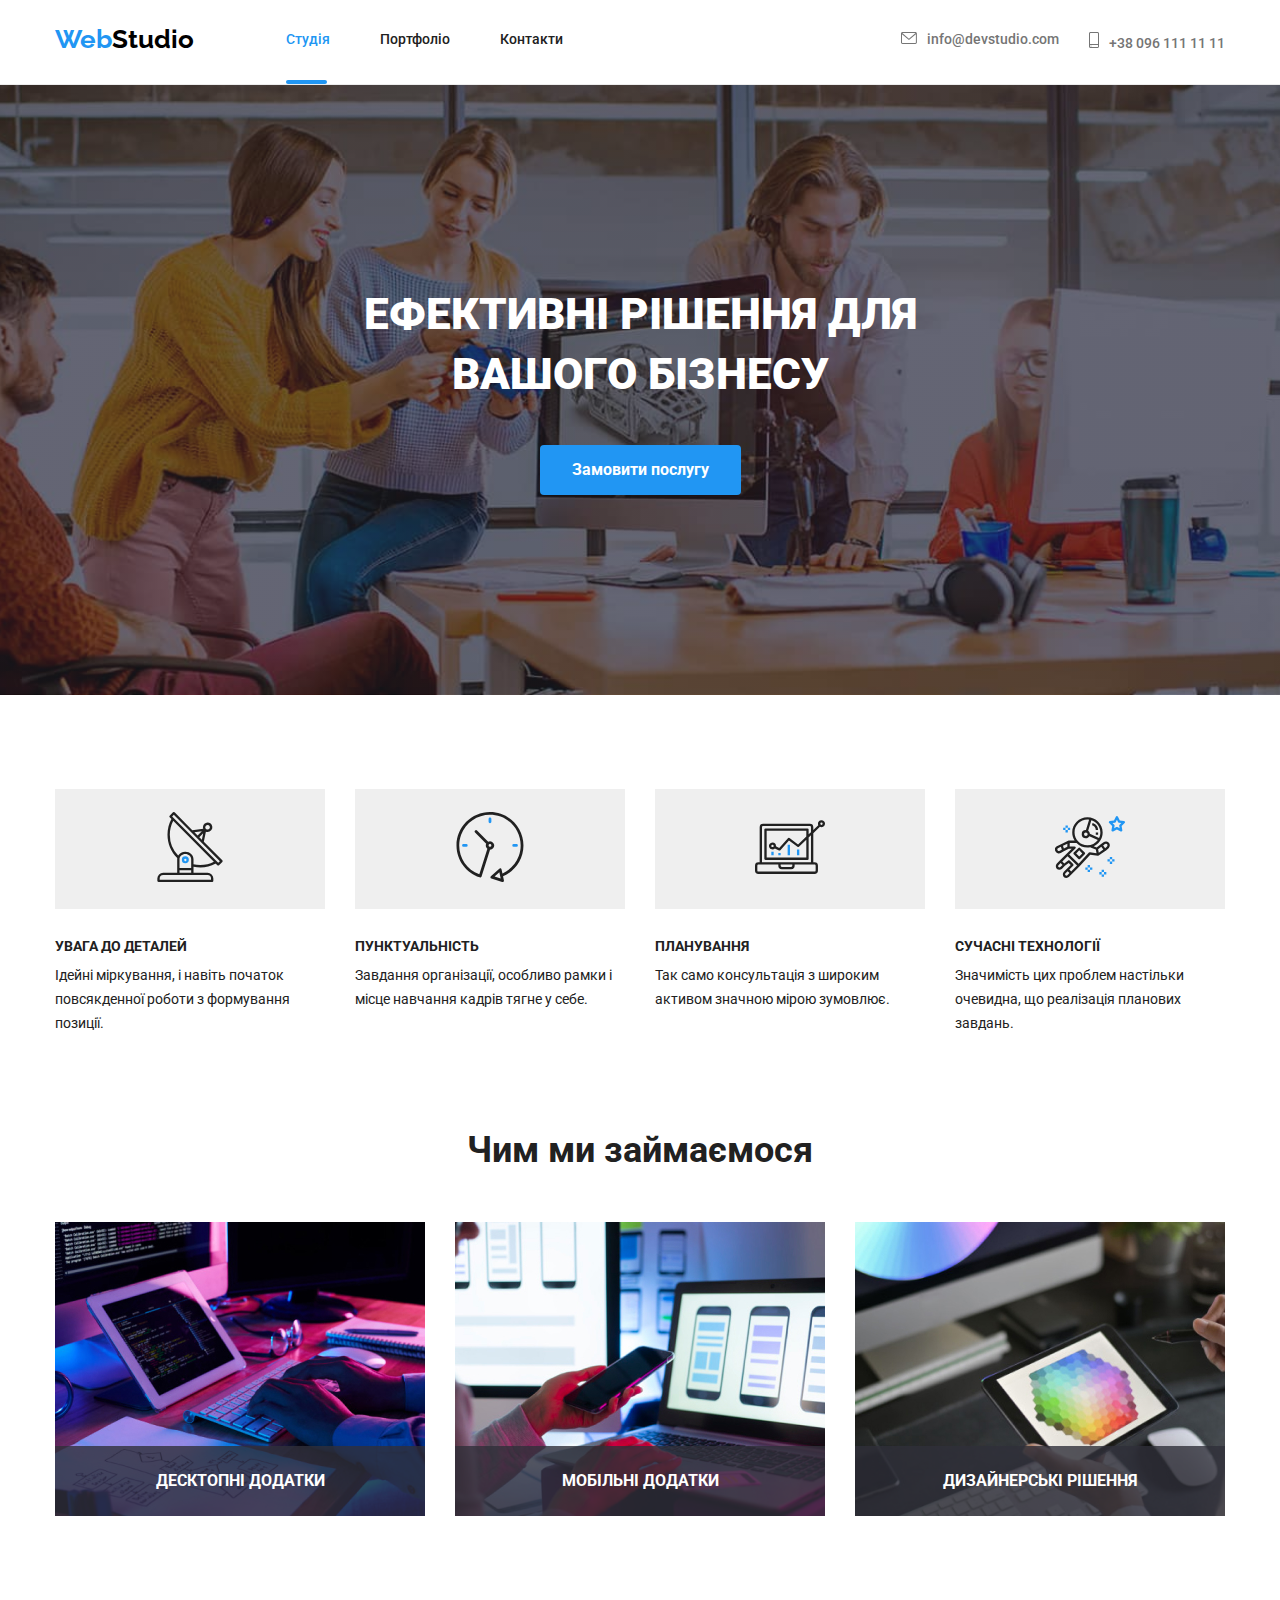
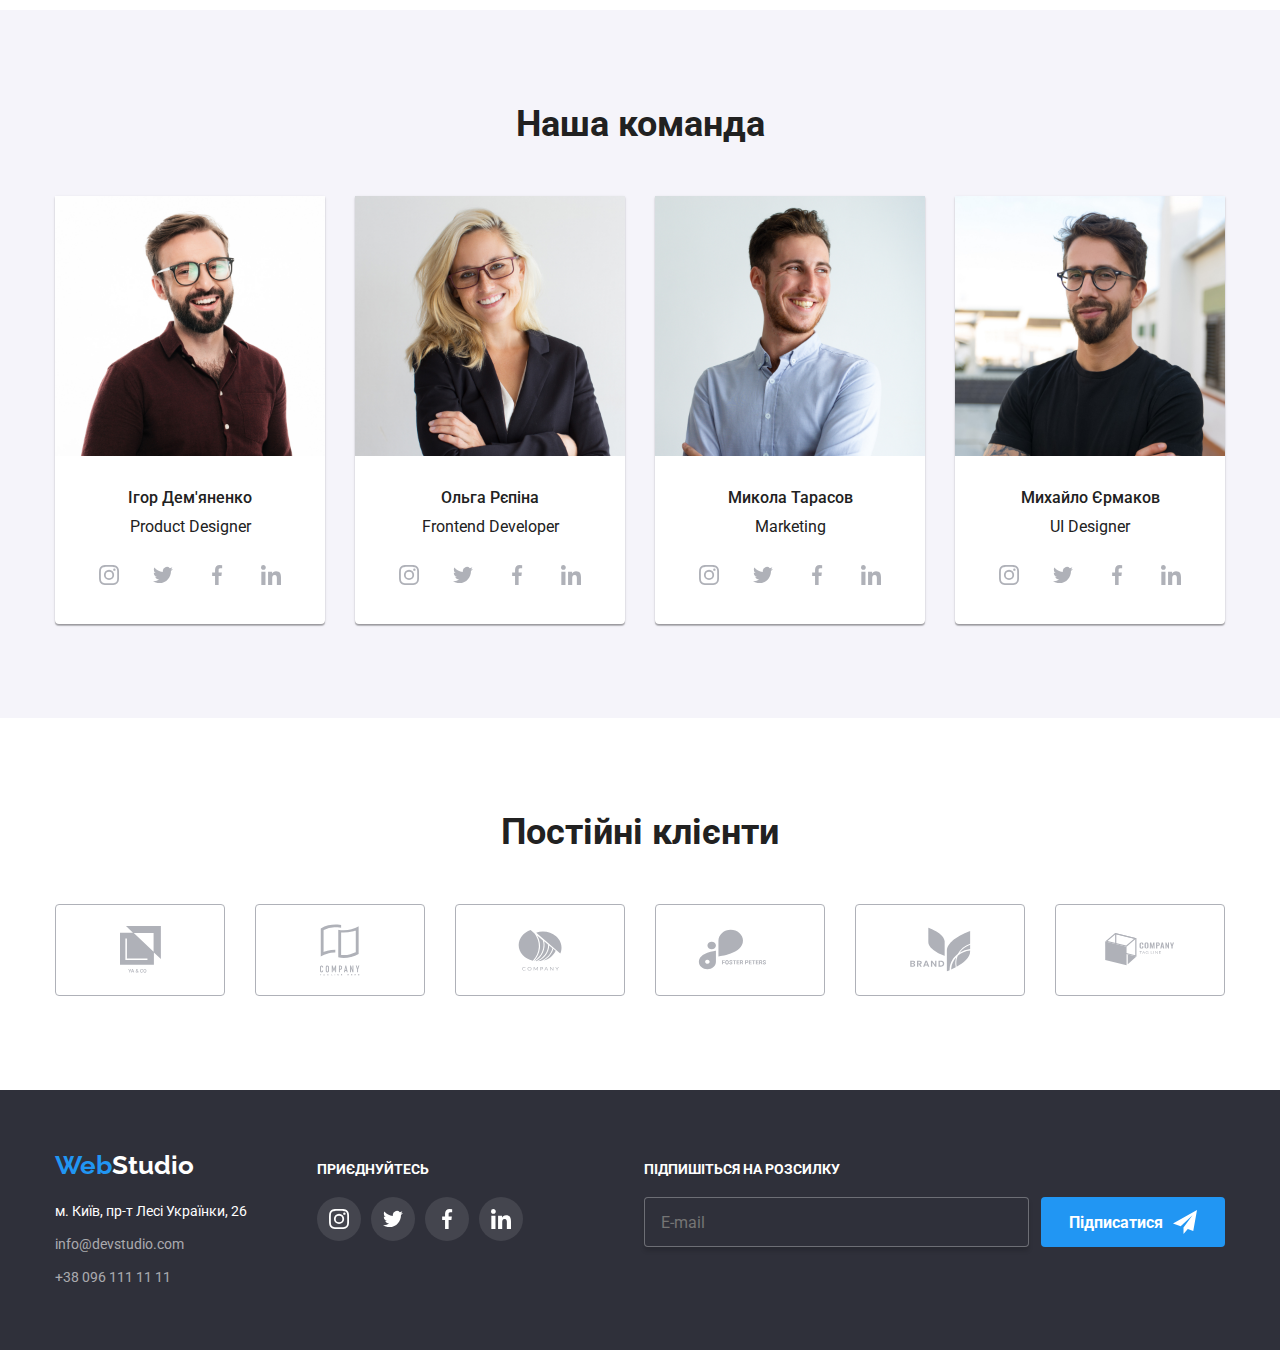
<file: index.html>
<!DOCTYPE html>
<html lang="uk">
<head>
    <meta charset="UTF-8">
    <meta http-equiv="X-UA-Compatible" content="IE=edge">
    <meta name="viewport" content="width=device-width, initial-scale=1.0">
    <title>Домашня робота 1</title>

    <link rel="preconnect" href="https://fonts.googleapis.com">
    <link rel="preconnect" href="https://fonts.gstatic.com" crossorigin>
    <link href="https://fonts.googleapis.com/css2?family=Raleway:wght@700&family=Roboto:wght@400;500;700;900&display=swap" rel="stylesheet">

    <link rel="stylesheet" href="./css/modern-normalize.css">

    <link rel="stylesheet" href="./css/main.min.css">
    <link rel="stylesheet" href="./css/index.css">

</head> 
<body class="page">
    <header class="header">
      <div class="container-header">
        <nav class="nav">
            <a href="" class="logo header__logo">Web<span class="logo__dark">Studio</span></a>
            <ul class="nav__list">
                <li class="nav__item"><a href="./index.html" class="nav__link nav__link--studio">Студія</a></li>
                <li class="nav__item"><a href="./portfolio.html" class="nav__link nav__link--portfolio-cont">Портфоліо</a></li>
                <li class="nav__item"><a href="" class="nav__link nav__link--portfolio-cont">Контакти</a></li>
            </ul>
        </nav>

            <ul class="header__contacts">
                <li class="header__item"><a href="mailto:info@devstudio.com" class="header__link header__link--mail-tel">
                    <svg class="header__envelope" width="16px" height="12px">
                        <use href="./img/hw-four/symbol-defs.svg#icon-envelope-hover"></use>
                    </svg>info@devstudio.com</a></li>

                <li class="header__item"><a href="tel:+380961111111" class="header__link header__link--mail-tel">
                    <svg class="header__smartphone" width="10px" height="16px">
                        <use href="./img/hw-four/symbol-defs.svg#icon-smartphone"></use>
                    </svg>+38 096 111 11 11</a></li>
            </ul>
      </div>
    </header>

    <main>
        <!-- фон на весь блок (герой) -->
        
        <section class="hero hero--section">
                <h1 class="hero__title">Ефективні рішення для вашого бізнесу</h1>
                <button class="hero__button" type="button" data-modal-open>Замовити послугу</button>
        </section>
    
            <section class="section-two">
              <div class="container">
                <h2 hidden>Критерiї у роботi</h2>
                <ul class="criteria-list">
                    <li class="criteria-list__item">
                        <div class="criteria-list__container">
                            <button class="criteria-list__btn">
                                <svg width="70px" height="70px">
                                    <use href="./img/hw-four/symbol-defs.svg#icon-antenna"></use>
                                </svg>    
                            </button>
                        </div>
                        <h3 class="title criteria-list__title">УВАГА ДО ДЕТАЛЕЙ</h3>
                        <p class="criteria-list__text">Ідейні міркування, і навіть початок повсякденної роботи з формування позиції.</p>
                    </li>
                    <li class="criteria-list__item">
                        <div class="criteria-list__container">
                            <button class="criteria-list__btn">
                                <svg width="70px" height="70px">
                                    <use href="./img/hw-four/symbol-defs.svg#icon-clock"></use>
                                </svg>    
                            </button>
                        </div>
                        <h3 class="title criteria-list__title">ПУНКТУАЛЬНІСТЬ</h3>
                        <p class="criteria-list__text">Завдання організації, особливо рамки і місце навчання кадрів тягне у себе.</p>
                    </li>
                    <li class="criteria-list__item">
                        <div class="criteria-list__container">
                            <button class="criteria-list__btn">
                                <svg  width="70px" height="70px">
                                    <use href="./img/hw-four/symbol-defs.svg#icon-diagram"></use>
                                </svg>    
                            </button>
                        </div>
                        <h3 class="title criteria-list__title">ПЛАНУВАННЯ</h3>
                        <p class="criteria-list__text">Так само консультація з широким активом значною мірою зумовлює.</p>
                    </li>
                    <li class="criteria-list__item">
                        <div class="criteria-list__container">
                            <button class="criteria-list__btn">
                                <svg  width="70px" height="70px">
                                    <use href="./img/hw-four/symbol-defs.svg#icon-astronaut"></use>
                                </svg>    
                            </button>
                        </div>
                        <h3 class="title criteria-list__title">СУЧАСНІ ТЕХНОЛОГІЇ</h3>
                        <p class="criteria-list__text">Значимість цих проблем настільки очевидна, що реалізація планових завдань.</p>
                    </li>
                </ul> 
              </div>
            </section>
       
        <section class="section-three">
           <div class="container">
            <h2 class="title section-three__title">Чим ми займаємося</h2>

            <ul class="examples-list">
                <li class="examples-list__item">
                    <div class="examples-list__container">
                        <img src="./img/computer.jpg" alt="computer" width="370" class="examples-list__img">
                        <div class="examples-list__label">
                            <p class="examples-list__text">Десктопні додатки</p>
                        </div>
                    </div>
                </li>

                <li class="examples-list__item">
                    <div class="examples-list__container">
                        <img src="./img/telephone.jpg" alt="telephone" width="370" class="examples-list__img">
                        <div class="examples-list__label">
                            <p class="examples-list__text">Мобільні додатки</p>
                        </div>
                    </div>
                </li>

                <li class="examples-list__item">
                    <div class="examples-list__container">
                        <img src="./img/tablet.jpg" alt="tablet" width="370" class="examples-list__img">
                        <div class="examples-list__label">
                            <p class="examples-list__text">Дизайнерські рішення</p>
                        </div>
                    </div>
                </li>
            </ul>

           </div>
        </section>

        <section class="section-four">
                <h2 class="title section-four__title">Наша команда</h2>

                <div class="container">

                <ul class="team-list">
                    <li class="team-list__item">
                        <img src="./img/productdesigner.jpg" alt="designer" width="270" class="imges">
                        <div class="team-list__container">
                            <h3 class="title team-list__title">Ігор Дем'яненко</h3>
                        <p lang="en" class="team-list__text">Product Designer</p>

                        <ul class="social-list">
                            <li class="social-list__item">
                                <a href="" class="social-list__link">
                                    <svg width="20px" height="20px">
                                        <use href="./img/hw-four/symbol-defs.svg#icon-instagram"></use>
                                    </svg>
                                </a>
                            </li>
                       
                            <li class="social-list__item">
                                <a href="" class="social-list__link">
                                    <svg width="20px" height="20px">
                                        <use href="./img/hw-four/symbol-defs.svg#icon-twitter"></use>
                                    </svg>
                                </a>
                            </li>
                       
                            <li class="social-list__item">
                                <a href="" class="social-list__link">
                                    <svg width="20px" height="20px">
                                        <use href="./img/hw-four/symbol-defs.svg#icon-facebook"></use>
                                    </svg>
                                </a>
                            </li>
                       
                            <li class="social-list__item">
                                <a href="" class="social-list__link">
                                    <svg width="20px" height="20px">
                                        <use href="./img/hw-four/symbol-defs.svg#icon-linkedin"></use>
                                    </svg>
                                </a>
                            </li>
                        </ul>

                        </div>

                    </li>

                    <li class="team-list__item">
                        <img src="./img/frontenddeveloper.jpg" alt="developer" width="270" class="imges">
                        <div class="team-list__container">
                            <h3 class="title team-list__title">Ольга Рєпіна</h3>
                            <p lang="en" class="team-list__text">Frontend Developer</p>

                            <ul class="social-list">
                                <li class="social-list__item">
                                    <a href="" class="social-list__link">
                                        <svg width="20px" height="20px">
                                            <use href="./img/hw-four/symbol-defs.svg#icon-instagram"></use>
                                        </svg>
                                    </a>     
                                </li>
                          
                                <li class="social-list__item">
                                    <a href="" class="social-list__link">
                                        <svg width="20px" height="20px">
                                            <use href="./img/hw-four/symbol-defs.svg#icon-twitter"></use>
                                        </svg>
                                    </a>
                                </li>
                           
                                <li class="social-list__item">
                                    <a href="" class="social-list__link">
                                        <svg width="20px" height="20px">
                                            <use href="./img/hw-four/symbol-defs.svg#icon-facebook"></use>
                                        </svg>
                                    </a>
                                </li>
                            
                                <li class="social-list__item">
                                    <a href="" class="social-list__link">
                                        <svg width="20px" height="20px">
                                            <use href="./img/hw-four/symbol-defs.svg#icon-linkedin"></use>
                                        </svg>
                                    </a>  
                                </li>
                            </ul>

                        </div>

                    </li>

                    <li class="team-list__item">
                        <img src="./img/marketin.jpg" alt="marketing" width="270" class="imges">
                        <div class="team-list__container">
                            <h3 class="title team-list__title">Микола Тарасов</h3>
                            <p lang="en" class="team-list__text">Marketing</p>

                            <ul class="social-list">
                                <li class="social-list__item">
                                    <a href="" class="social-list__link">
                                        <svg width="20px" height="20px">
                                            <use href="./img/hw-four/symbol-defs.svg#icon-instagram"></use>
                                        </svg>
                                    </a>   
                                </li>
                           
                                <li class="social-list__item">
                                    <a href="" class="social-list__link">
                                        <svg width="20px" height="20px">
                                            <use href="./img/hw-four/symbol-defs.svg#icon-twitter"></use>
                                        </svg>
                                    </a>
                                </li>
                            
                                <li class="social-list__item">
                                    <a href="" class="social-list__link">
                                        <svg width="20px" height="20px">
                                            <use href="./img/hw-four/symbol-defs.svg#icon-facebook"></use>
                                        </svg>
                                    </a>
                                </li>
                           
                                <li class="social-list__item">
                                    <a href="" class="social-list__link">
                                        <svg width="20px" height="20px">
                                            <use href="./img/hw-four/symbol-defs.svg#icon-linkedin"></use>
                                        </svg>
                                    </a>
                                </li>
                            </ul>

                        </div>

                    </li>

                    <li class="team-list__item">
                        <img src="./img/uIdesigner.jpg" alt="designer" width="270" class="imges">
                        <div class="team-list__container">
                            <h3 class="title team-list__title">Михайло Єрмаков</h3>
                            <p lang="en" class="team-list__text">UI Designer</p>

                            <ul class="social-list">
                                <li class="social-list__item">
                                    <a href="" class="social-list__link">
                                        <svg width="20px" height="20px">
                                            <use href="./img/hw-four/symbol-defs.svg#icon-instagram"></use>
                                        </svg>
                                    </a> 
                                </li>
                            
                                <li class="social-list__item">
                                    <a href="" class="social-list__link" >
                                        <svg width="20px" height="20px">
                                            <use href="./img/hw-four/symbol-defs.svg#icon-twitter"></use>
                                        </svg>
                                    </a>       
                                </li>
                           
                                <li class="social-list__item">
                                    <a href="" class="social-list__link">
                                        <svg width="20px" height="20px">
                                            <use href="./img/hw-four/symbol-defs.svg#icon-facebook"></use>
                                        </svg>
                                    </a>
                                </li>
                          
                                <li class="social-list__item">
                                    <a href="" class="social-list__link">
                                        <svg width="20px" height="20px">
                                            <use href="./img/hw-four/symbol-defs.svg#icon-linkedin"></use>
                                        </svg>
                                    </a>
                                </li>
                            </ul>

                        </div>

                    </li>
                </ul>
            </div>
              
        </section>

        <section class="section-five">
            <div class="container">
                <h2 class="title section-five__title">Постійні клієнти</h2>

                <ul class="clients-list">
                    <li class="clients-list__item">
                        <a href="" class="clients-list__link">
                            <svg width="41px" height="47px">
                                <use href="./img/hw-four/symbol-defs.svg#icon-group"></use>
                            </svg>
                        </a>
                    </li>
                    
                    <li class="clients-list__item">
                        <a href="" class="clients-list__link">
                            <svg width="40px" height="52px">
                                <use href="./img/hw-four/symbol-defs.svg#icon-group-1"></use>
                            </svg>
                        </a>
                    </li>
                    
                    <li class="clients-list__item">
                        <a href="" class="clients-list__link">
                            <svg width="44px" height="42px">
                                <use href="./img/hw-four/symbol-defs.svg#icon-group-2"></use>
                            </svg>
                        </a>
                    </li>
                    
                    <li class="clients-list__item">
                        <a href="" class="clients-list__link">
                            <svg width="85px" height="41px">
                                <use href="./img/hw-four/symbol-defs.svg#icon-group-3"></use>
                            </svg>
                       </a>
                    </li>
                    
                    <li class="clients-list__item">
                        <a href="" class="clients-list__link">
                            <svg width="63px" height="45px">
                                <use href="./img/hw-four/symbol-defs.svg#icon-group-4"></use>
                            </svg>
                        </a>
                    </li>
                    
                    <li class="clients-list__item">
                       <a href="" class="clients-list__link">
                            <svg width="94px" height="44px">
                                <use href="./img/hw-four/symbol-defs.svg#icon-Logo"></use>
                            </svg>
                        </a>
                    </li>
                </ul>
            </div>
        </section>
    </main>

<!-- footer -->

    <footer class="footer">
        <div class="container container--line">
            <div class="footer__container">
                <a href="" class="logo footer__logo">Web<span class="logo__light">Studio</span></a>
       
            <address class="address">
                <ul class="address__list">
                    <li class="address__item"><a href="https://goo.gl/maps/SRYrZVsb4umEYRxeA" target="_blank" rel="noopener noreferrer" class="address__maps">м. Київ, пр-т Лесі Українки, 26</a></li>
                    <li class="address__item"><a href="mailto:info@devstudio.com" class="address__mailto-tel">info@devstudio.com</a></li>
                    <li><a href="tel:+380961111111" class="address__mailto-tel">+38 096 111 11 11</a></li>
                </ul>
            </address>
            </div>

            <div class="footer-social">
                <strong class="footer-social__text">приєднуйтесь</strong>
                <ul class="footer-social__list">
                    <li class="footer-social__item">
                         <a href="" class="footer-social__link">
                             <svg width="20px" height="20px">
                                 <use  href="./img/hw-four/symbol-defs.svg#icon-instagram"></use>
                             </svg>
                         </a>
                     </li>
                
                     <li class="footer-social__item">
                         <a href="" class="footer-social__link">
                             <svg width="20px" height="20px">
                                 <use href="./img/hw-four/symbol-defs.svg#icon-twitter"></use>
                             </svg>
                         </a>
                     </li>
                
                     <li class="footer-social__item">
                         <a href="" class="footer-social__link">
                             <svg width="20px" height="20px">
                                 <use href="./img/hw-four/symbol-defs.svg#icon-facebook"></use>
                             </svg>
                         </a>
                     </li>
                
                     <li class="footer-social__item">
                         <a href="" class="footer-social__link">
                             <svg width="20px" height="20px">
                                 <use href="./img/hw-four/symbol-defs.svg#icon-linkedin"></use>
                             </svg>
                         </a>
                     </li>
                </ul>
            </div>

            <div class="container-form">

                <strong class="container-form__text">Підпишіться на розсилку</strong>
               
            <form class="footer-form">    
                <label class="footer-form__label">
                    <input class="footer-form__input" type="text" name="name" placeholder="E-mail">
                </label>
                <button class="footer-form__button" type="submit">
                    Підписатися
                    <svg class="footer-form__icon" width="24" height="24">
                        <use href="./img/hw-six/symbol-defs.svg#icon-send"></use>
                    </svg>
                </button>
            </form>

            </div>

        </div>
 
    </footer>

    <!-- Modal window -->
    <div class="backdrop is-hidden" data-modal>
        <div class="modal">
            <button class="modal-btn" type="button" data-modal-close>
                <svg width="11px" height="11px">
                    <use href="./img/hw-five/symbol-defs.svg#icon-Vector"></use>
                </svg>
            </button>

            <form class="register-form" name="register-form">
                <strong class="register-form-title">Залиште свої дані, ми вам передзвонимо</strong>

                <div class="register-form-group" role="group">

                    <label class="modal-label">
                        <span class="span-modal">Ім'я</span>
                        <input 
                            class="input-modal" 
                            type="text" 
                            name="name"
                        >

                        <svg class="icon-modal" width="18" height="18">
                            <use href="./img/hw-six/symbol-defs.svg#icon-person"></use>
                        </svg>
                    </label>

                    <label class="modal-label">
                        <span class="span-modal">Телефон</span>
                        <input 
                            class="input-modal" 
                            type="text" 
                            name="telephone">
                        <svg class="icon-modal" width="18" height="18">
                            <use href="./img/hw-six/symbol-defs.svg#icon-phone"></use>
                        </svg>
                    </label>

                    <label class="modal-label">
                        <span class="span-modal">Пошта</span>
                        <input 
                            class="input-modal" 
                            type="email" 
                            name="mail">
                        <svg class="icon-modal" width="18" height="18">
                            <use href="./img/hw-six/symbol-defs.svg#icon-email"></use>
                        </svg>
                    </label>

                    <label class="modal-label-textarea">
                        <span class="span-modal">Коментар</span>
                        <textarea
                            class="textarea-modal" 
                            name="text" 
                            rows="5" 
                            placeholder="Введіть текст"
                        ></textarea>
                    </label>

                </div>


                <label class="modal-label-checkbox">
                    <input class="input-checkbox visually-hidden" type="checkbox" name="icon" >
                    <span class="icon"></span>
                    <span class="span-modal-checkbox">Погоджуюся з розсилкою та приймаю <a href="" class="link-modal">Умови договору</a></span>
                </label>
               
                <button class="button-modal" type="submit">Відправити</button>
                
            </form>
            
        </div>        
    </div>

    <script src="./js/modal.js"></script>

</body>
</html>
</file>
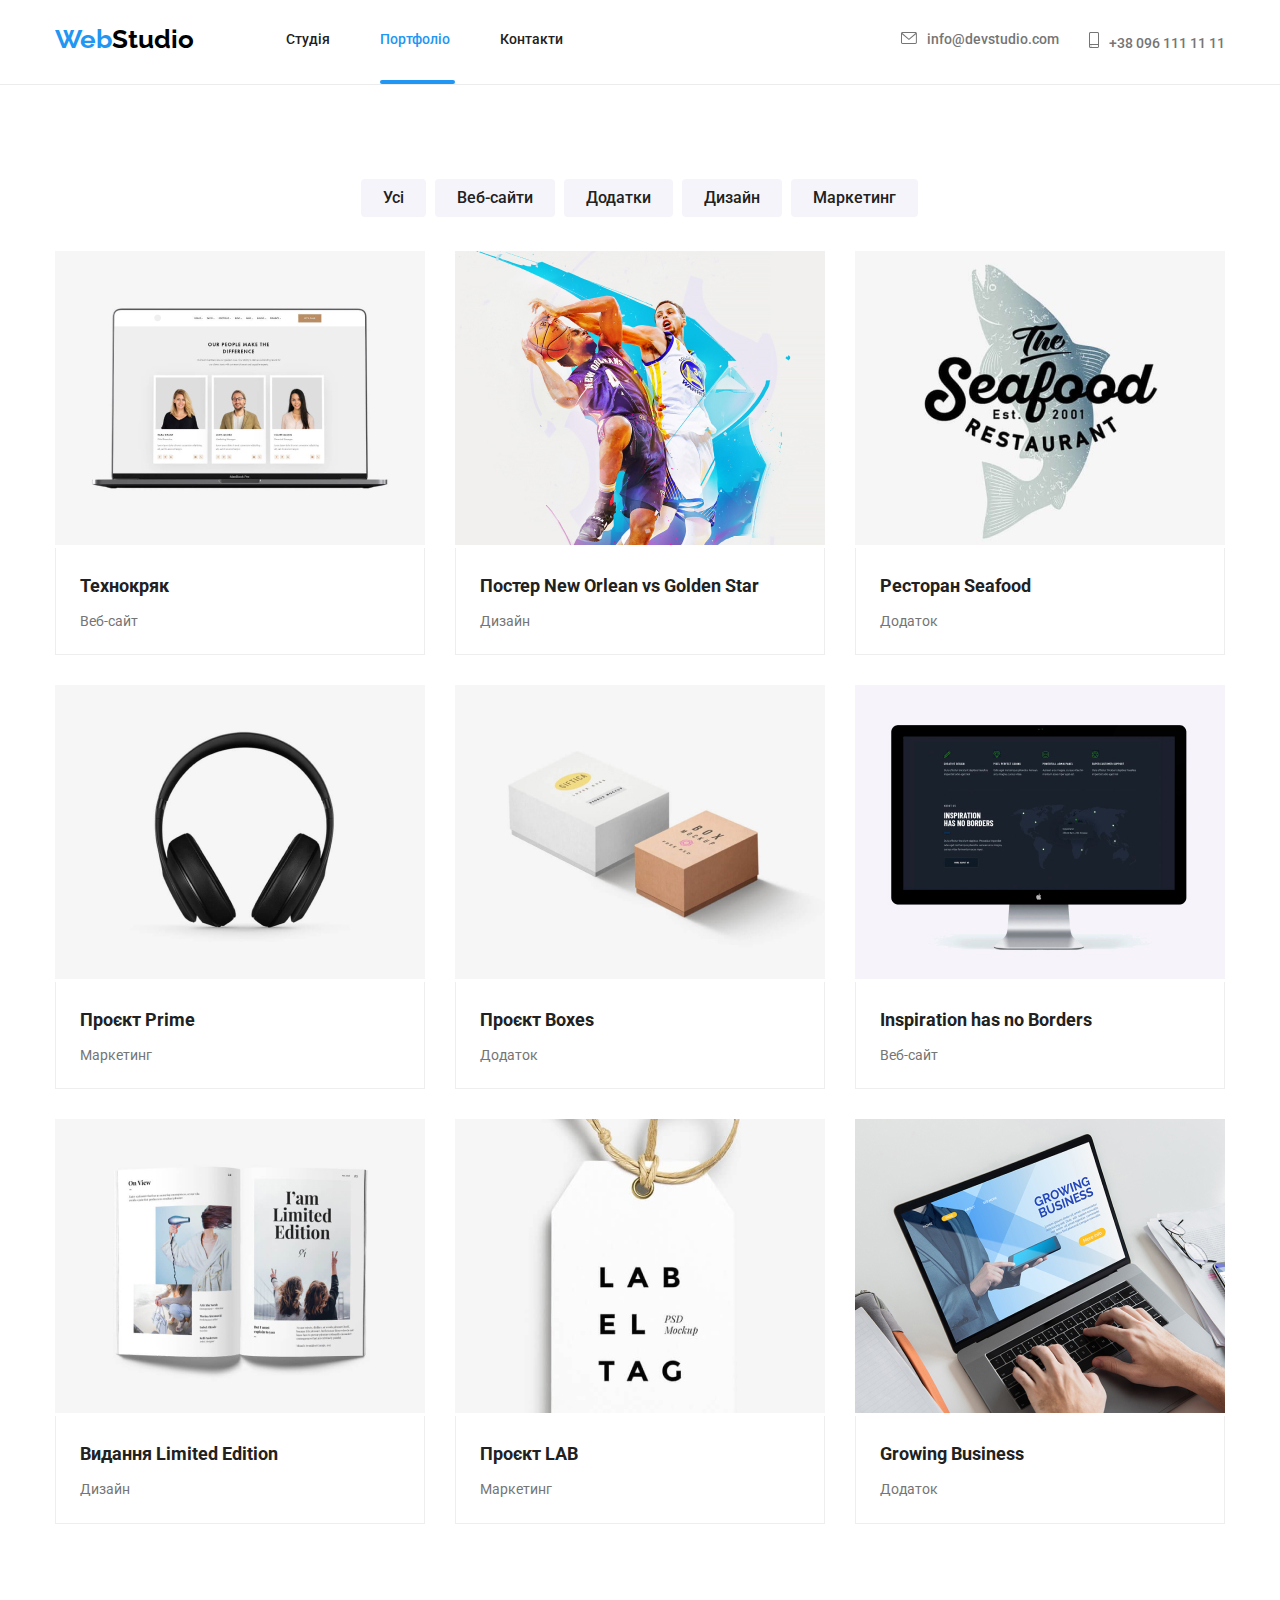
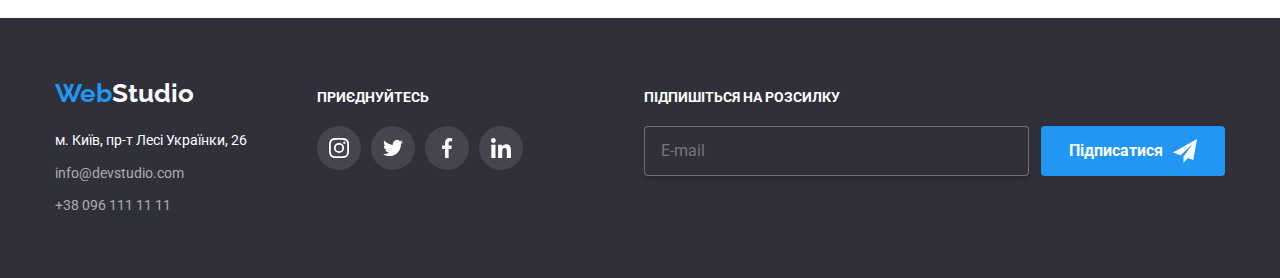
<file: portfolio.html>
<!DOCTYPE html>
<html lang="en">
<head>
    <meta charset="UTF-8">
    <meta http-equiv="X-UA-Compatible" content="IE=edge">
    <meta name="viewport" content="width=device-width, initial-scale=1.0">
    <title>Домашня робота 2</title>

    <link rel="preconnect" href="https://fonts.googleapis.com">
    <link rel="preconnect" href="https://fonts.gstatic.com" crossorigin>
    <link href="https://fonts.googleapis.com/css2?family=Raleway:wght@700&family=Roboto:wght@400;500;700&display=swap" rel="stylesheet">

    <link rel="stylesheet" href="./css/modern-normalize.css">

    <link rel="stylesheet" href="./css/main.min.css">
    <link rel="stylesheet" href="./css/portfolio.css">

</head>
<body class="page">
    <header class="header">
        <div class="container-header">
        <nav class="nav">
            <a href="" class="logo header__logo">Web<span class="logo__dark">Studio</span></a>
            <ul class="nav__list">
                <li class="nav__item"><a href="./index.html" class="nav__link nav__link--studio-primary ">Студія</a></li>
                <li class="nav__item"><a href="./portfolio.html" class="nav__link nav__link--portfolio-accent">Портфоліо</a></li>
                <li class="nav__item"><a href="" class="nav__link nav__link--contacts">Контакти</a></li>
            </ul>
        </nav>

        <ul class="header__contacts">

            <li class="header__item"><a href="mailto:info@devstudio.com" class="header__link header__link--mail-tel">
                <svg class="header__envelope" width="16px" height="12px">
                    <use href="./img/hw-four/symbol-defs.svg#icon-envelope-hover"></use>
                </svg>info@devstudio.com</a></li>

            <li class="header__item"><a href="tel:+380961111111" class="header__link header__link--mail-tel">
                <svg class="header__smartphone" width="10px" height="16px">
                    <use href="./img/hw-four/symbol-defs.svg#icon-smartphone"></use>
                </svg>+38 096 111 11 11</a></li>

        </ul>
        </div>
    </header>
    <main>
        <section class="section">
            <h1 hidden>Види робіт</h1>
            <div class="container">
                <ul class="list-button">
                    <li class="list-button__item"><button type="button" class="list-button__button list-button__button--btn">Усі</button></li>
                    <li class="list-button__item"><button type="button" class="list-button__button">Веб-сайти</button></li>
                    <li class="list-button__item"><button type="button" class="list-button__button">Додатки</button></li>
                    <li class="list-button__item"><button type="button" class="list-button__button">Дизайн</button></li>
                    <li class="list-button__item"><button type="button" class="list-button__button">Маркетинг</button></li>
                </ul>
            
            
                <ul class="list-project">
                    <li class="list-project__item">
                        <a href="" class="list-project__link">
                            <div class="list-project__container-img">
                                <img src="./img/технокряк.jpg" alt="технокряк" width="370" >
                                <div class="overlay">
                                    <p class="overlay__text">
                                        Ресурс пропонує комплексні пропозиції з різним рівнем функціоналу та сервісів. Все це дозволить відвідувачу отримати вичерпні відомості про компанію чи приватну особу.
                                    </p>
                                </div>
                            </div>
                            <div class="list-project__container-title">
                                <h2 class="list-project__title">Технокряк</h2>
                                <p class="list-project__text">Веб-сайт</p>
                            </div>
                        </a>
                    </li>

                    <li class="list-project__item">
                        <a href="" class="list-project__link">
                            <div class="list-project__container-img">
                                <img src="./img/new-orlean-vs-golden-star.jpg" alt="new-orlean-vs-golden-star" width="370">
                                <div class="overlay">
                                    <p class="overlay__text">
                                        Ресурс пропонує комплексні пропозиції з різним рівнем функціоналу та сервісів. Все це дозволить відвідувачу отримати вичерпні відомості про компанію чи приватну особу.
                                    </p>
                                </div>
                            </div>
                            <div class="list-project__container-title">
                                <h2 class="list-project__title">Постер New Orlean vs Golden Star</h2>
                            <p class="list-project__text">Дизайн</p>
                            </div>
                        </a>
                    </li>

                    <li class="list-project__item">
                        <a href="" class="list-project__link">
                            <div class="list-project__container-img">
                                <img src="./img/seafood.jpg" alt="seafood" width="370">
                                <div class="overlay">
                                    <p class="overlay__text">
                                        Ресурс пропонує комплексні пропозиції з різним рівнем функціоналу та сервісів. Все це дозволить відвідувачу отримати вичерпні відомості про компанію чи приватну особу.
                                    </p>
                                </div>
                            </div>
                            <div class="list-project__container-title">
                                <h2 class="list-project__title">Ресторан Seafood</h2>
                            <p class="list-project__text">Додаток</p>
                            </div>
                        </a>
                    </li>

                    <li class="list-project__item">
                        <a href="" class="list-project__link">
                            <div class="list-project__container-img">
                                <img src="./img/prime.jpg" alt="prime" width="370">
                                <div class="overlay">
                                    <p class="overlay__text">
                                        Ресурс пропонує комплексні пропозиції з різним рівнем функціоналу та сервісів. Все це дозволить відвідувачу отримати вичерпні відомості про компанію чи приватну особу.
                                    </p>
                                </div>
                            </div>
                        <div class="list-project__container-title">
                            <h2 class="list-project__title">Проєкт Prime</h2>
                        <p class="list-project__text">Маркетинг</p>
                        </div>
                        </a>
                    </li>

                    <li class="list-project__item">
                        <a href="" class="list-project__link">
                            <div class="list-project__container-img">
                                <img src="./img/boxes.jpg" alt="boxes" width="370">
                                <div class="overlay">
                                    <p class="overlay__text">
                                        Ресурс пропонує комплексні пропозиції з різним рівнем функціоналу та сервісів. Все це дозволить відвідувачу отримати вичерпні відомості про компанію чи приватну особу.
                                    </p>
                                </div>
                            </div>
                            <div class="list-project__container-title">
                                <h2 class="list-project__title">Проєкт Boxes</h2>
                            <p class="list-project__text">Додаток</p>
                            </div>
                        </a>
                    </li>

                    <li class="list-project__item">
                       <a href="" class="list-project__link">
                        <div class="list-project__container-img">
                            <img src="./img/inspiration-has-no-borders.jpg" alt="inspiration-has-no-borders" width="370">
                            <div class="overlay">
                                <p class="overlay__text">
                                    Ресурс пропонує комплексні пропозиції з різним рівнем функціоналу та сервісів. Все це дозволить відвідувачу отримати вичерпні відомості про компанію чи приватну особу.
                                </p>
                            </div>
                        </div>
                            <div class="list-project__container-title">
                                <h2 class="list-project__title">Inspiration has no Borders</h2>
                            <p class="list-project__text">Веб-сайт</p>
                            </div>
                       </a>
                    </li>

                    <li class="list-project__item">
                       <a href="" class="list-project__link">
                        <div class="list-project__container-img">
                            <img src="./img/limited-edition.jpg" alt="limited-edition" width="370">
                            <div class="overlay">
                                <p class="overlay__text">
                                    Ресурс пропонує комплексні пропозиції з різним рівнем функціоналу та сервісів. Все це дозволить відвідувачу отримати вичерпні відомості про компанію чи приватну особу.
                                </p>
                            </div>
                        </div>
                           <div class="list-project__container-title">
                            <h2 class="list-project__title">Видання Limited Edition</h2>
                            <p class="list-project__text">Дизайн</p>
                           </div>
                       </a>
                    </li>

                    <li class="list-project__item">
                       <a href="" class="list-project__link">
                        <div class="list-project__container-img">
                            <img src="./img/lab.jpg" alt="lab" width="370" class="img">
                            <div class="overlay">
                                <p class="overlay__text">
                                    Ресурс пропонує комплексні пропозиції з різним рівнем функціоналу та сервісів. Все це дозволить відвідувачу отримати вичерпні відомості про компанію чи приватну особу.
                                </p>
                            </div>
                        </div>
                            <div class="list-project__container-title">
                                <h2 class="list-project__title">Проєкт LAB</h2>
                            <p class="list-project__text">Маркетинг</p>
                            </div>
                       </a>
                    </li>

                    <li class="list-project__item">
                        <a href="" class="list-project__link">
                            <div class="list-project__container-img">
                                <img src="./img/growing-business.jpg" alt="growing-business" width="370">
                                <div class="overlay">
                                    <p class="overlay__text">
                                        Ресурс пропонує комплексні пропозиції з різним рівнем функціоналу та сервісів. Все це дозволить відвідувачу отримати вичерпні відомості про компанію чи приватну особу.
                                    </p>
                                </div>
                            </div>
                           <div class="list-project__container-title">
                            <h2 class="list-project__title">Growing Business</h2>
                            <p class="list-project__text">Додаток</p>
                           </div>
                        </a>
                    </li>
                </ul>
            </div>
            
        </section>
    </main>

   <!-- footer -->

    <footer class="footer">
        <div class="container container--line">
            <div class="footer__container">
                <a href="" class="logo footer__logo">Web<span class="logo__light">Studio</span></a>
       
            <address class="address">
                <ul class="address__list">
                    <li class="address__item"><a href="https://goo.gl/maps/SRYrZVsb4umEYRxeA" target="_blank" rel="noopener noreferrer" class="address__maps">м. Київ, пр-т Лесі Українки, 26</a></li>
                    <li class="address__item"><a href="mailto:info@devstudio.com" class="address__mailto-tel">info@devstudio.com</a></li>
                    <li><a href="tel:+380961111111" class="address__mailto-tel">+38 096 111 11 11</a></li>
                </ul>
            </address>
            </div>

            <div class="footer-social">
                <strong class="footer-social__text">приєднуйтесь</strong>
                <ul class="footer-social__list">
                    <li class="footer-social__item">
                         <a href="" class="footer-social__link">
                             <svg width="20px" height="20px">
                                 <use  href="./img/hw-four/symbol-defs.svg#icon-instagram"></use>
                             </svg>
                         </a>
                     </li>
                
                     <li class="footer-social__item">
                         <a href="" class="footer-social__link">
                             <svg width="20px" height="20px">
                                 <use href="./img/hw-four/symbol-defs.svg#icon-twitter"></use>
                             </svg>
                         </a>
                     </li>
                
                     <li class="footer-social__item">
                         <a href="" class="footer-social__link">
                             <svg width="20px" height="20px">
                                 <use href="./img/hw-four/symbol-defs.svg#icon-facebook"></use>
                             </svg>
                         </a>
                     </li>
                
                     <li class="footer-social__item">
                         <a href="" class="footer-social__link">
                             <svg width="20px" height="20px">
                                 <use href="./img/hw-four/symbol-defs.svg#icon-linkedin"></use>
                             </svg>
                         </a>
                     </li>
                </ul>
            </div>

            <div class="container-form">

                <strong class="container-form__text">Підпишіться на розсилку</strong>
               
            <form class="footer-form">    
                <label class="footer-form__label">
                    <input class="footer-form__input" type="text" name="name" placeholder="E-mail">
                </label>
                <button class="footer-form__button" type="submit">
                    Підписатися
                    <svg class="footer-form__icon" width="24" height="24">
                        <use href="./img/hw-six/symbol-defs.svg#icon-send"></use>
                    </svg>
                </button>
            </form>

            </div>

        </div>
 
    </footer>
    
</body>
</html>
</file>
<file: css/index.css>
/* :root {
    --primary-color: #212121;
    --secondary-color: #757575;
    --accent-color: #2196F3;
    --white-color: #FFFFFF;
    --header-footer-color: #2F303A;
    --black-color: #000000;
    --grey-color: #F5F4FA;

    --main-font: 'Roboto', sans-serif;
    --secondary-font:  'Raleway', sans-serif;

    --title-size: 36px;
    --text-size: 14px;

    --animation: 250ms cubic-bezier(0.4, 0, 0.2, 1);
} */

/* ul {
    list-style: none;
    padding: 0;
    margin: 0;
} */

/* reset */
/* h1,
h2,
h3,
h4,
h5,
h6,
p {
    margin: 0;
} */

/* .page {
    color: var(--secondary-color);
    font-family: var(--main-font);
    font-size: var(--text-size);
} */

/* header */
/* по вертикали по центру align-items: center; */

/* .container-header {
    width: 1200px;
    padding-left: 15px;
    padding-right: 15px;
    margin: 0 auto;
    display: flex;
} */

/* header navigation */

/* .nav {
    display: flex;
   
} */

/* .logo {
    color: var(--accent-color);
    font-family: var(--secondary-font);
    font-weight: 700;
    font-size: 26px;
    line-height: 1.19;  
} */

/* .header__logo {
    display: block;

    padding-top: 24px;
    padding-bottom: 25px;

    text-decoration: none; 
}

.logo__dark {
    color: var(--black-color);
} */


/* .nav__list {
    display: flex ;
    margin-left: 92px;   
} */

/* .nav__list .nav__item:not(:last-child) {
    margin-right: 50px;
} */

/* .nav__list .nav__item + .nav__item {
    margin-left: 50px;
}

.nav__list .nav__link {
    display: block;

    padding-top: 32px;
    padding-bottom: 32px;
}

.nav__link {
    font-weight: 500;
    font-size: 14px;
    line-height: 1.14;
}

.nav__link--studio {
    color: var(--accent-color);
    
    text-decoration: none;

    transition: color var(--animation);
}

.nav__link--studio:hover,
.nav__link--studio:focus {
    color: blue;
}

.nav__item .nav__link--studio::after {
    content: "";
    display: block;

    border-bottom: 4px solid rgba(33, 150, 243, 1);
    width: 41px;
    border-radius: 2px;
   
    position: absolute;
    top: 80px;      
}

.nav__link--portfolio-cont {
    color: var(--primary-color);
    
    text-decoration: none;
    
    transition: color var(--animation);
}

.nav__link--portfolio-cont:hover,
.nav__link--portfolio-cont:focus {
    color:#2196F3;
} */

/* header contacts */

/* .header__contacts {
    display: flex;
    margin-left: auto;  
}

.header__contacts .header__item + .header__item {
    margin-left: 30px;
}

.header__link {
    font-weight: 500;
    font-size: 14px;
    line-height: 1.14;
}

.header__link--mail-tel {
    color: var(--secondary-color);
   
    text-decoration: none;

    transition: color var(--animation);
}

.header__link--mail-tel:hover,
.header__link--mail-tel:focus {
    color:#2196F3;
}

.header__envelope {
    fill: var(--secondary-color);

    margin-right: 10px;

    transition: fill var(--animation);   
}

.header__envelope:hover,
.header__envelope:focus {
    fill: var(--accent-color);
}

.header__envelope {
    fill: currentColor;
}

.header__contacts .header__link {
    display: block;
    padding-top: 32px;
    padding-bottom: 32px;
}

.header__smartphone {
    fill: var(--secondary-color);
    margin-right: 10px;

    transition: fill var(--animation);
}

.header__smartphone:hover,
.header__smartphone:focus {
    fill: var(--accent-color);
}

.header__smartphone {
    fill: currentColor;
} */

/* main */
/* hero */
/* не повторяться картинке background-repeat: no-repeat; */

/* .hero {
    background-image: linear-gradient(rgba(47, 48, 58, 0.4),rgba(47, 48, 58, 0.4)),
    url(../img/hw-four/workingprocess.jpg);

    background-position: center;
    background-repeat: no-repeat;
    background-size: cover;

    max-width: 1600px;
    margin-left: auto;
    margin-right: auto;

    background-clip:border-box;
} */
/* .hero--section {
    background-color: var(--header-footer-color);
    text-align: center;
    padding-top: 200px;
    padding-bottom: 200px;
} */

/* .hero__title {
    width: 696px;
   margin-right: auto;
   margin-left: auto;

    color: var(--white-color);
    font-weight: 900;
    font-size: 44px;
    line-height: 1.36;

    text-transform: uppercase;

    margin-bottom: 40px;  
} */

/* .hero__button {
    border: none;
    border-radius: 4px;
    padding: 10px 32px;

    background-color:var(--accent-color);
    color: var(--white-color);

    font-weight: 700;
    font-size: 16px;
    line-height: 1.87;

    cursor: pointer;
    
    transition: color var(--animation), background-color var(--animation); 
}
.hero__button:hover,
.hero__button:focus {
    background-color: #188ce8;
    color: var(--white-color);
} */

/* section 2 */

/* .section-two {
    padding-top: 94px;
    padding-bottom: 94px;
} */

/* .container {
    width: 1200px;
    margin: 0 auto;
    padding: 0 15px;  
} */

/* criteria-list */

/* .criteria-list {
    display: flex;
}

.criteria-list .criteria-list__item {
    width: 270px;
}

.criteria-list .criteria-list__item + .criteria-list__item {
    margin-left: 30px;
}

.criteria-list__container {
    margin-bottom: 30px;     
 }
 
 .criteria-list__btn {
    padding: 0;
    border: none;
    width: 270px;
    height: 120px;
 } */

 /* .title {
    color: var(--primary-color);
} */

/* .criteria-list__title {
    font-weight: 700;
    font-size: 14px;
    line-height: 1.14;
   
    margin-bottom: 10px;   
}
.criteria-list__text {
    line-height: 1.71;
 
    margin-bottom: 0;  
} */

/* section 3 */
/* .section-three {
    text-align: center;
    padding-bottom: 94px;
}

.section-three__title {
    font-weight: 700;
    font-size: 36px;
    line-height: 1.16;

    margin-bottom: 50px;   
} */

/* examples-list */

/* .examples-list {
    display: flex;
}

.examples-list .examples-list__item + .examples-list__item {
    margin-left: 30px;
}

.examples-list__container {
    position: relative;
}

.examples-list__img {
    display: block; 

    width: 370px;
    height: 294px;     
}

.examples-list__label {
    position: absolute;
    bottom: 0;
    left: 0;

    width: 370px;
    height: 70px;

    display: flex;
    align-items: center;
    justify-content: center;

    background-color: rgba(47, 48, 58, 0.8);
}

.examples-list__text {
    font-family: var(--main-font);
    font-weight: 700;
    font-size: 16px;
    line-height: 1.14;

    color: rgba(255, 255, 255, 1);

    text-transform: uppercase;
} */

/* section 4 */

/* .section-four {
    background-color: var(--grey-color);

    text-align: center;

    padding-bottom: 94px;
    padding-top: 94px;  
}

.section-four__title {
    font-weight: 700;
    font-size: 36px;
    line-height: 1.16;
    margin-bottom: 50px;  
} */

/* team-list */

/* .team-list {
    display: flex;    
}

.team-list__item {
    background-color: var(--white-color);
    width: 270px;
    height: 428px;
    box-shadow: 0px 1px 3px rgba(0, 0, 0, 0.12), 0px 1px 1px rgba(0, 0, 0, 0.14), 0px 2px 1px rgba(0, 0, 0, 0.2);
    border-radius: 0px 0px 4px 4px;   
}

.team-list .team-list__item + .team-list__item {
    margin-left: 30px;
}

.team-list__container {
    padding-top: 30px;
    padding-bottom: 30px;
} 

.team-list__title {
    font-weight: 500;
    font-size: 16px;
    line-height: 1.18;

    margin-bottom: 10px;   
}

.team-list__text {
    font-size: 16px;
    line-height: 1.18;
    margin-bottom: 16px;
} */

/* social-list */

/* .social-list {
    display: flex;
    justify-content: center;
}

.social-list .social-list__item + .social-list__item {
    margin-left: 10px;
}

.social-list__link {
    width: 44px;
    height: 44px;

    display: flex;
    align-items: center;
    justify-content: center;

    border-radius: 50%;
    border: none;

    background-color: var(--white-color);
    fill: rgba(175, 177, 184, 1);

    transition: fill var(--animation), background-color var(--animation);
}

.social-list__link:hover,
.social-list__link:focus {
    background-color: var(--accent-color);
    fill: var(--white-color); 
} */

/* section 5 */

/* .section-five {
    text-align: center;
    padding-top: 94px;
    padding-bottom: 94px;
}

.section-five__title {
    font-weight: 700;
    font-size: 36px;
    line-height: 1.16;
    margin-bottom: 50px;  
} */

/* clients-list */

/* .clients-list {
    display: flex;
}

.clients-list .clients-list__item + .clients-list__item {
    margin-left: 30px;
}

.clients-list__link {
    display: flex;
    align-items: center;
    justify-content: center;

    width: 170px;
    height: 92px;

    border: 1px solid rgba(175, 177, 184, 1);
    border-radius: 4px;

    background-color: var(--white-color);
    fill: rgba(175, 177, 184, 1);

    transition: fill var(--animation), border var(--animation);
}

.clients-list__link:hover,
.clients-list__link:focus {
    fill: var(--accent-color);
    border-color: var(--accent-color);   
} */

/* footer */

/* .footer {
    background-color: var(--header-footer-color);
    padding-top: 60px;
    padding-bottom: 60px;   
}

.container--line {
    display: flex;
    align-items: baseline;
}

.footer__container {
    margin-right: 70px;
} */

/* .footer__logo {
    display: block;

    margin-bottom: 20px;

    text-decoration: none;  
}

.logo__light {
    color: var(--white-color);
} */

/* address */

/* .address {
    font-style: normal;
}

.address__list .address__item {
    margin-bottom: 9px;
}

.address__maps {
   color: var(--white-color);

    line-height: 1.71;

    text-decoration: none;

    transition: color var(--animation);
}

.address__maps:hover,
.address__maps:focus {
    color: #2196F3;
}

.address__mailto-tel {
    color: rgba(255, 255, 255, 0.6);
    line-height: 1.71;
    text-decoration: none;

    transition: color var(--animation);
}

.address__mailto-tel:hover,
.address__mailto-tel:focus {
    color: #2196F3;
} */

/* footer-social */

/* .footer-social {
    margin-right: auto;
}

.footer-social__text {
    display: inline-block;

    color: var(--white-color);
    font-weight: 700;
    font-size: 14px;
    line-height: 1.14;
   
    margin-bottom: 20px;

    text-transform: uppercase;   
}

.footer-social__list {
    display: flex;
}

.footer-social__list .footer-social__item + .footer-social__item {
    margin-left: 10px;
}

.footer-social__link {
    display: flex;
    align-items: center;
    justify-content: center;

    width: 44px;
    height: 44px;
    
    border-radius: 50%;

    fill: var(--white-color);
    background-color: rgba(255, 255, 255, 0.1);
    
    transition: background-color var(--animation);
}

.footer-social__link:hover,
.footer-social__link:focus {
    background-color: var(--accent-color);
} */

/* .container-form {
    display: block;
}

.container-form__text {
    display: block;

    font-family: var(--main-font);
    font-weight: 700;
    font-size: 14px;
    line-height: 1.14;

    color: rgba(255, 255, 255, 1);

    margin-bottom: 20px;

    text-transform: uppercase;
} */

/* footer-form */

/* .footer-form {
    display: flex;
}

.footer-form__label {
    display: inline-block;
    margin-right: 12px;  
}

.footer-form__input {
    width: 385px;
    height: 50px;

    background-color: var(--header-footer-color);

    border: 1px solid rgba(255, 255, 255, 0.3);
    border-radius: 4px;
    box-shadow: 0px 4px 4px rgba(0, 0, 0, 0.15);

    padding: 15px 16px;

    transition: border-color var(--animation);
}

.footer-form__input:hover,
.footer-form__input:focus {
    border-color: var(--accent-color);
}

input[placeholder] {
   font-family: var(--main-font);
   font-size: 16px;
   line-height: 1.25;

   color: rgba(255, 255, 255, 0.6);  
} */

/* .footer-form__button {
    display: flex;
    align-items: center;

    padding: 10px 28px;

    border: none;
    border-radius: 4px;

    background-color: var(--accent-color);
    color: rgba(255, 255, 255, 1);

    font-family: var(--main-font);
    font-weight: 700;
    font-size: 16px;
    line-height: 1.87;

    transition: box-shadow var(--animation);
     
}

.footer-form__button:hover,
.footer-form__button:focus {
    box-shadow: 0px 4px 4px rgba(0, 0, 0, 0.15);
} */

/* .footer-form__icon{
    margin-left: 10px;
} */

/* Modal window */

/* .backdrop {
  position: fixed;
  top: 0;
  left: 0;
  z-index: 1000;
  
  width: 100%;
  height: 100%;

  background-color: rgba(0, 0, 0, 0.2);

  transition: visibility var(--animation), opacity var(--animation);
}

.backdrop.is-hidden {
    opacity: 0;
    pointer-events: none;
    visibility: hidden;
} */

/* .modal {
    position: absolute;
    left: 50%;
    top: 50%;
    transform: translate(-50%, -50%);

    width: 528px;
    height: 581px;

    border-radius: 4px;
    box-shadow: 0px 1px 3px rgba(0, 0, 0, 0.12), 0px 1px 1px rgba(0, 0, 0, 0.14), 0px 2px 1px rgba(0, 0, 0, 0.2);

    background-color: var(--white-color);
    padding: 40px;

}

.modal-btn {
    position: absolute;
    top: 8px;
    right: 8px;

    display: flex;
    align-items: center;
    justify-content: center;

    width: 30px;
    height: 30px;

    border-radius: 50%;
    border: 1px solid rgba(0, 0, 0, 0.1);

    background-color: var(--white-color);
    fill: var(--black-color);
     
    cursor: pointer;
    
    transition: fill var(--animation );
}

.modal-btn:hover,
.modal-btn:focus {
    fill: var(--accent-color);
} */

/* .register-form-title {
    display: block;
    text-align: center;

    font-family: var(--main-font);
    font-weight: 700;
    font-size: 20px;
    line-height: 1.15;

    color: rgba(33, 33, 33, 1);

    margin-bottom: 12px;
}

.register-form-group {
    margin-bottom: 20px;
} */

/* .modal-label {
    position: relative;

    display: block;
    width: 448px;
    height: 58px;
    margin-bottom: 10px;   
}

.span-modal {
    display: block;

    font-family: var(--main-font);
    font-size: 12px;
    line-height: 1.16;

    color: rgba(117, 117, 117, 1);

    margin-bottom: 4px;
}

.input-modal { 
    padding-left: 42px;
    padding-right: 42px;
    width: 448px;
    height: 40px;

    border: 1px solid rgba(33, 33, 33, 0.2);
    border-radius: 4px;
    
    outline: transparent;

    transition: border-color var(--animation);
}

.input-modal:focus,
.input-modal:hover {
    border-color: rgba(33, 150, 243, 1); 
    
} */

/* .icon-modal {
    position: absolute;
    bottom: 11px;
    left: 12px;

    transition: fill var(--animation);
}

.input-modal:focus + .icon-modal {
    fill: rgba(33, 150, 243, 1);
} */

/* .modal-label-textarea {
    display: block;
    width: 448px;
    height: 138px;
}

.textarea-modal {
    resize: none;
    outline: transparent;

    width: 448px;
    height: 120px;

    border: 1px solid rgba(33, 33, 33, 0.2);
    border-radius: 4px;
    
    padding: 12px 16px;
}

.textarea-modal:hover,
.textarea-modal:focus {
    border-color: var(--accent-color);
} */

/* .modal-label-checkbox {
    display: block;

    display: flex;
    align-items: center;
    justify-content: center;

    margin-bottom: 30px;
}

.input-checkbox {
    width: 16px;
    height: 15px;
    margin-right: 8px; 
} */

/* .visually-hidden {
    position: absolute;
    width: 1px;
    height: 1px;
    margin: -1px;
    border: 0;
    padding: 0;
    white-space: nowrap;
    -webkit-clip-path: inset(100%);
    clip-path: inset(100%);
    clip: rect(0 0 0 0);
    overflow: hidden;
} */

/* .input-checkbox:checked + .icon {
    border-color: var(--accent-color);
    background-color: var(--accent-color);
    background-image: url(../img/check.svg);
    background-size: contain;
    background-origin: border-box;
}

.icon {
    display: inline-block;

    width: 16px;
    height: 15px;

    border: 1px solid rgba(33, 33, 33, 1);
   
    margin-right: 7px;

    transition: border-color var(--animation);

}

.input-checkbox:focus + .icon {
    border-color: var(--accent-color);                              
  
}

.span-modal-checkbox {
    font-family: var(--main-font);
    font-size: 14px;
    line-height: 1.71;

    color: rgba(117, 117, 117, 1);
} */

/* .link-modal {
    color: rgba(33, 150, 243, 1);
}

.button-modal {
    display: block;
   
    margin: 0 auto; 
    padding: 10px 52px;

    background-color: var(--accent-color);
    color: rgba(255, 255, 255, 1);

    border: none;
    border-radius: 4px;

    font-family: var(--main-font);
    font-weight: 700;
    font-size: 16px;
    line-height: 1.87;

    transition: box-shadow var(--animation);
}

.button-modal:hover,
.button-modal:focus {
    box-shadow: 0px 4px 4px rgba(0, 0, 0, 0.15);
} */
</file>
<file: css/portfolio.css>
/* :root {
    --primary-color: #212121;
    --secondary-color: #757575;
    --accent-color: #2196F3;
    --white-color: #FFFFFF;
    --black-color: #000000;

    --main-font: 'Roboto', sans-serif;
    --secondary-font:  'Raleway', sans-serif;

    --title-size: 36px;
    --text-size: 16px;

    --animation: 250ms cubic-bezier(0.4, 0, 0.2, 1);
} */

/* ul {
    list-style: none;
    padding: 0;
    margin: 0;
} */

/* reset */

/* h1,
h2,
h3,
h4,
h5,
h6,
p {
    margin: 0;
} */

/* .page {
    color: var(--primary-color);
    font-family: var(--main-font);
    font-size: var(--text-size);
} */

/* header */

/* .header {
    border-bottom: 1px solid #ECECEC;
} */

/* .container-header {
    width: 1200px;
    padding-left: 15px;
    padding-right: 15px;
    margin: 0 auto;
    display: flex;
} */

/* header navigation */

/* .nav {
    display: flex;
} */

/* .logo {
    color: var(--accent-color);
    font-family: var(--secondary-font);
    font-weight: 700;
    font-size: 26px;
    line-height: 1.19;
}

.logo__dark {
    color: var(--black-color);
} */


/* .header__logo {
    display: block;

    padding-top: 24px;
    padding-bottom: 25px;

    text-decoration: none; 
} */


/* .nav__list {
    display: flex;
    margin-left: 92px;
}

.nav__list .nav__item + .nav__item {
    margin-left: 50px;
}

.nav__list .nav__link {
    display: block;
    padding-top: 32px;
    padding-bottom: 32px;
}

.nav__link {
    font-weight: 500;
    font-size: 14px;
    line-height: 1.14;
}

.nav__link--studio-primary {
    color: var(--primary-color);

    text-decoration: none;

    transition: color var(--animation);
}

.nav__link--studio-primary:hover,
.nav__link--studio-primary:focus {
    color: #2196F3;
}

.nav__link--portfolio-accent {
    color: var(--accent-color);

    text-decoration: none;

    transition: color var(--animation);  
}

.nav__link--portfolio-accent:hover,
.nav__link--portfolio-accent:focus {
    color: blue;
}

.nav__link--portfolio-accent::after {
    content: "";
    display: block;

    border-bottom: 4px solid rgba(33, 150, 243, 1);
    width: 75px;
    border-radius: 2px;
   
    position: absolute;
    top: 80px;
        
}

.nav__link--contacts {
    color: var(--primary-color);

    text-decoration: none;

    transition: color var(--animation);
}

.nav__link--contacts:hover,
.nav__link--contacts:focus {
    color: #2196F3;   
} */

/* header contacts */

/* .header__contacts {
    display: flex;
    margin-left: auto;   
}

.header__envelope {
    fill: var(--secondary-color);
    margin-right: 10px;

    transition: fill var(--animation);
}

.header__envelope:hover,
.header__envelope:focus {
    fill: var(--accent-color);
}

.header__envelope {
    fill: currentColor;
}

.header__contacts .header__item + .header__item {
    margin-left: 50px;
}

.header__contacts .header__link {
    display: block;
    padding-top: 32px;
    padding-bottom: 32px;
}

.header__link {
    font-weight: 500;
    font-size: 14px;
    line-height: 1.14;
}

.header__link--mail-tel {
    color: var(--secondary-color);

    text-decoration: none;

    transition: color var(--animation);  
}

.header__link--mail-tel:hover,
.header__link--mail-tel:focus {
    color:#2196F3;
}

 .header__smartphone {
     fill: var(--secondary-color);

     margin-right: 10px;

     transition: fill var(--animation);
 }
 
 .header__smartphone:hover,
.header__smartphone:focus {
    fill: var(--accent-color);
}

.header__smartphone {
    fill: currentColor;
} */

/* main */

/* .section {
    padding-top: 94px;
    padding-bottom: 94px;
} */

/* list-button */

/* .container {
    width: 1200px;
    margin: 0 auto;
    padding: 0 15px;
} */

/* .list-button {
    display: flex;
    margin-left: auto;
    margin-right: auto;
    margin-bottom: 34px;
    width: 558px;
       
}

.list-button .list-button__item + .list-button__item {
    margin-left: 9px;
}

.list-button__button .list-button__button--btn {
    padding: 6px 25px;
}

.list-button__button {
   border: none;
   border-radius: 4px;

   color: var(--primary-color);
   background-color: #F5F4FA;

   font-weight: 500;
    font-size: 16px;
    line-height: 1.62;

    cursor: pointer;

    padding: 6px 22px;

    transition: color var(--animation), background-color var(--animation), box-shadow var(--animation);

}

.list-button__button:hover,
.list-button__button:focus {
    color: var(--white-color);
    background-color: var(--accent-color);
    
    box-shadow: 0px 2px 2px rgba(0, 0, 0, 0.12), 0px 1px 2px rgba(0, 0, 0, 0.08), 0px 3px 1px rgba(0, 0, 0, 0.1); 
} */

  /* img */

/* .list-project {
    display: flex;
    flex-wrap: wrap;
    
} */

/* перенос на новый ряд flex-wrap: wrap; */
/* .list-project__item {
    width: 370px;
    margin-right: 30px;
    margin-bottom: 30px;
}


.list-project__item:nth-child(3n) {
    margin-right: 0;
}

.list-project__item:nth-last-child(-n + 3) {
    margin-bottom: 0;
}

.list-project__link {
    display: block;
    text-decoration: none;

    transition: box-shadow var(--animation);
}

.list-project__link:hover,
.list-project__link:focus {
    box-shadow:  1px 4px 6px rgba(29, 3, 3, 0.16),  0px 4px 4px rgba(0, 0, 0, 0.06),  0px 1px 1px rgba(0, 0, 0, 0.12); 
}

.list-project__container-img {
    position: relative;
    overflow: hidden;
} */

/* overlay */

/* .overlay {
    position: absolute;
    top: 0;
    left: 0;

    transform: translateY(100%);
    transition: transform var(--animation);

    width: 100%;
    height: 100%;

    display: flex;
    align-items: center;
    justify-content: center;
    padding: 63px 24px;

    background-color: rgba(33, 150, 243, 0.9);   
}

.overlay__text {
    color: rgba(255, 255, 255, 1);

    font-family: var(--main-font);
    font-size: 18px;
    line-height: 1.55;
} */

/* .list-project__link:hover .overlay,
.list-project__link:focus .overlay {
    transform: translateY(0);
}

.list-project__container-title {
    border-left: 1px solid #EEEEEE;
    border-bottom: 1px solid #EEEEEE;
    border-right: 1px solid #EEEEEE;
   
    padding: 20px 24px;
   
}
.list-project__title {
    color: var(--primary-color);

    font-weight: 700;
    font-size: 18px;
    line-height: 2;

    margin-bottom: 4px;
}
.list-project__text {
    color: var(--secondary-color);
   
    line-height: 1.87;
} */

/* footer */

/* .footer {
    background-color: var(--header-footer-color);
    padding-top: 60px;
    padding-bottom: 60px;   
}

.container--line {
    display: flex;
    align-items: baseline;
}

.footer__container {
    margin-right: 70px;
}

.footer__logo {
    display: block;

    margin-bottom: 20px;

    text-decoration: none;  
}

.logo__light {
    color: var(--white-color);
}

/* address */

/* .address {
    font-style: normal;
}

.address__list .address__item {
    margin-bottom: 9px;
}

.address__maps {
   color: var(--white-color);

    line-height: 1.71;

    text-decoration: none;

    transition: color var(--animation);
}

.address__maps:hover,
.address__maps:focus {
    color: #2196F3;
}

.address__mailto-tel {
    color: rgba(255, 255, 255, 0.6);
    line-height: 1.71;
    text-decoration: none;

    transition: color var(--animation);
}

.address__mailto-tel:hover,
.address__mailto-tel:focus {
    color: #2196F3;
} */

/* footer-social */

/* .footer-social {
    margin-right: auto;
}

.footer-social__text {
    display: inline-block;

    color: var(--white-color);
    font-weight: 700;
    font-size: 14px;
    line-height: 1.14;
   
    margin-bottom: 20px;

    text-transform: uppercase;   
}

.footer-social__list {
    display: flex;
}

.footer-social__list .footer-social__item + .footer-social__item {
    margin-left: 10px;
}

.footer-social__link {
    display: flex;
    align-items: center;
    justify-content: center;

    width: 44px;
    height: 44px;
    
    border-radius: 50%;

    fill: var(--white-color);
    background-color: rgba(255, 255, 255, 0.1);
    
    transition: background-color var(--animation);
}

.footer-social__link:hover,
.footer-social__link:focus {
    background-color: var(--accent-color);
}

.container-form {
    display: block;
}

.container-form__text {
    display: block;

    font-family: var(--main-font);
    font-weight: 700;
    font-size: 14px;
    line-height: 1.14;

    color: rgba(255, 255, 255, 1);

    margin-bottom: 20px;

    text-transform: uppercase;
} */

/* footer-form */

/* .footer-form {
    display: flex;
}

.footer-form__label {
    display: inline-block;
    margin-right: 12px;  
}

.footer-form__input {
    width: 385px;
    height: 50px;

    background-color: var(--header-footer-color);

    border: 1px solid rgba(255, 255, 255, 0.3);
    border-radius: 4px;
    box-shadow: 0px 4px 4px rgba(0, 0, 0, 0.15);

    padding: 15px 16px;

    transition: border-color var(--animation);
}

.footer-form__input:hover,
.footer-form__input:focus {
    border-color: var(--accent-color);
}

input[placeholder] {
   font-family: var(--main-font);
   font-size: 16px;
   line-height: 1.25;

   color: rgba(255, 255, 255, 0.6);  
}

.footer-form__button {
    display: flex;
    align-items: center;

    padding: 10px 28px;

    border: none;
    border-radius: 4px;

    background-color: var(--accent-color);
    color: rgba(255, 255, 255, 1);

    font-family: var(--main-font);
    font-weight: 700;
    font-size: 16px;
    line-height: 1.87;

    transition: box-shadow var(--animation);
     
}

.footer-form__button:hover,
.footer-form__button:focus {
    box-shadow: 0px 4px 4px rgba(0, 0, 0, 0.15);
}

.footer-form__icon{
    margin-left: 10px;
}
  */
</file>
<file: css/main.min.css>
:root{--primary-color: #212121;--secondary-color: #757575;--accent-color: #2196F3;--white-color: #FFFFFF;--header-footer-color: #2F303A;--black-color: #000000;--grey-color: #F5F4FA;--main-font: "Roboto", sans-serif;--secondary-font: "Raleway", sans-serif;--title-size: 36px;--text-size: 14px;--animation: 250ms cubic-bezier(0.4, 0, 0.2, 1)}.visually-hidden{position:absolute;width:1px;height:1px;margin:-1px;border:0;padding:0;white-space:nowrap;-webkit-clip-path:inset(100%);clip-path:inset(100%);clip:rect(0 0 0 0);overflow:hidden}h1,h2,h3,h4,h5,h6,p{margin:0}ul{list-style:none;padding:0;margin:0}.page{color:var(--secondary-color);font-family:var(--main-font);font-size:var(--text-size)}.page{color:var(--primary-color);font-family:var(--main-font);font-size:var(--text-size)}.container{width:1200px;margin:0 auto;padding:0 15px}.nav{display:-webkit-box;display:-ms-flexbox;display:flex}.nav__list{display:-webkit-box;display:-ms-flexbox;display:flex;margin-left:92px}.nav__list .nav__item+.nav__item{margin-left:50px}.nav__list .nav__link{display:block;padding-top:32px;padding-bottom:32px}.nav__link{font-weight:500;font-size:14px;line-height:1.14}.nav__link--studio{color:var(--accent-color);text-decoration:none;-webkit-transition:color var(--animation);transition:color var(--animation)}.nav__link--studio:hover,.nav__link--studio:focus{color:blue}.nav__item .nav__link--studio::after{content:"";display:block;border-bottom:4px solid #2196f3;width:41px;border-radius:2px;position:absolute;top:80px}.nav__link--portfolio-cont{color:var(--primary-color);text-decoration:none;-webkit-transition:color var(--animation);transition:color var(--animation)}.nav__link--portfolio-cont:hover,.nav__link--portfolio-cont:focus{color:#2196f3}.container-header{width:1200px;padding-left:15px;padding-right:15px;margin:0 auto;display:-webkit-box;display:-ms-flexbox;display:flex}.header__contacts{display:-webkit-box;display:-ms-flexbox;display:flex;margin-left:auto}.header__contacts .header__item+.header__item{margin-left:30px}.header__contacts .header__link{display:block;padding-top:32px;padding-bottom:32px}.header__link{font-weight:500;font-size:14px;line-height:1.14}.header__link--mail-tel{color:var(--secondary-color);text-decoration:none;-webkit-transition:color var(--animation);transition:color var(--animation)}.header__link--mail-tel:hover,.header__link--mail-tel:focus{color:#2196f3}.header__envelope{fill:var(--secondary-color);margin-right:10px;-webkit-transition:fill var(--animation);transition:fill var(--animation)}.header__envelope:hover,.header__envelope:focus{fill:var(--accent-color)}.header__envelope{fill:currentColor}.header__smartphone{fill:var(--secondary-color);margin-right:10px;-webkit-transition:fill var(--animation);transition:fill var(--animation)}.header__smartphone:hover,.header__smartphone:focus{fill:var(--accent-color)}.header__smartphone{fill:currentColor}.hero{background-image:-webkit-gradient(linear, left top, left bottom, from(rgba(47, 48, 58, 0.4)), to(rgba(47, 48, 58, 0.4))),url(../img/hw-four/workingprocess.jpg);background-image:linear-gradient(rgba(47, 48, 58, 0.4), rgba(47, 48, 58, 0.4)),url(../img/hw-four/workingprocess.jpg);background-position:center;background-repeat:no-repeat;background-size:cover;max-width:1600px;margin-left:auto;margin-right:auto;background-clip:border-box}.hero--section{background-color:var(--header-footer-color);text-align:center;padding-top:200px;padding-bottom:200px}.hero__title{width:696px;margin-right:auto;margin-left:auto;color:var(--white-color);font-weight:900;font-size:44px;line-height:1.36;text-transform:uppercase;margin-bottom:40px}.section-two{padding-top:94px;padding-bottom:94px}.criteria-list{display:-webkit-box;display:-ms-flexbox;display:flex}.criteria-list .criteria-list__item{width:270px}.criteria-list .criteria-list__item+.criteria-list__item{margin-left:30px}.criteria-list__container{margin-bottom:30px}.criteria-list__btn{padding:0;border:none;width:270px;height:120px}.criteria-list__title{font-weight:700;font-size:14px;line-height:1.14;margin-bottom:10px}.criteria-list__text{line-height:1.71;margin-bottom:0}.section-three{text-align:center;padding-bottom:94px}.section-three__title{font-weight:700;font-size:36px;line-height:1.16;margin-bottom:50px}.examples-list{display:-webkit-box;display:-ms-flexbox;display:flex}.examples-list .examples-list__item+.examples-list__item{margin-left:30px}.examples-list__container{position:relative}.examples-list__img{display:block;width:370px;height:294px}.examples-list__label{position:absolute;bottom:0;left:0;width:370px;height:70px;display:-webkit-box;display:-ms-flexbox;display:flex;-webkit-box-align:center;-ms-flex-align:center;align-items:center;-webkit-box-pack:center;-ms-flex-pack:center;justify-content:center;background-color:rgba(47,48,58,.8)}.examples-list__text{font-family:var(--main-font);font-weight:700;font-size:16px;line-height:1.14;color:#fff;text-transform:uppercase}.section-four{background-color:var(--grey-color);text-align:center;padding-bottom:94px;padding-top:94px}.section-four__title{font-weight:700;font-size:36px;line-height:1.16;margin-bottom:50px}.team-list{display:-webkit-box;display:-ms-flexbox;display:flex}.team-list__item{background-color:var(--white-color);width:270px;height:428px;-webkit-box-shadow:0px 1px 3px rgba(0,0,0,.12),0px 1px 1px rgba(0,0,0,.14),0px 2px 1px rgba(0,0,0,.2);box-shadow:0px 1px 3px rgba(0,0,0,.12),0px 1px 1px rgba(0,0,0,.14),0px 2px 1px rgba(0,0,0,.2);border-radius:0px 0px 4px 4px}.team-list .team-list__item+.team-list__item{margin-left:30px}.team-list__container{padding-top:30px;padding-bottom:30px}.team-list__title{font-weight:500;font-size:16px;line-height:1.18;margin-bottom:10px}.team-list__text{font-size:16px;line-height:1.18;margin-bottom:16px}.section-five{text-align:center;padding-top:94px;padding-bottom:94px}.section-five__title{font-weight:700;font-size:36px;line-height:1.16;margin-bottom:50px}.clients-list{display:-webkit-box;display:-ms-flexbox;display:flex}.clients-list .clients-list__item+.clients-list__item{margin-left:30px}.clients-list__link{display:-webkit-box;display:-ms-flexbox;display:flex;-webkit-box-align:center;-ms-flex-align:center;align-items:center;-webkit-box-pack:center;-ms-flex-pack:center;justify-content:center;width:170px;height:92px;border:1px solid #afb1b8;border-radius:4px;background-color:var(--white-color);fill:#afb1b8;-webkit-transition:fill var(--animation),border var(--animation);transition:fill var(--animation),border var(--animation)}.clients-list__link:hover,.clients-list__link:focus{fill:var(--accent-color);border-color:var(--accent-color)}.footer{background-color:var(--header-footer-color);padding-top:60px;padding-bottom:60px}.container--line{display:-webkit-box;display:-ms-flexbox;display:flex;-webkit-box-align:baseline;-ms-flex-align:baseline;align-items:baseline}.footer__container{margin-right:70px}.address{font-style:normal}.address__list .address__item{margin-bottom:9px}.address__maps{color:var(--white-color);line-height:1.71;text-decoration:none;-webkit-transition:color var(--animation);transition:color var(--animation)}.address__maps:hover,.address__maps:focus{color:#2196f3}.address__mailto-tel{color:rgba(255,255,255,.6);line-height:1.71;text-decoration:none;-webkit-transition:color var(--animation);transition:color var(--animation)}.address__mailto-tel:hover,.address__mailto-tel:focus{color:#2196f3}.footer-social{margin-right:auto}.footer-social__text{display:inline-block;color:var(--white-color);font-weight:700;font-size:14px;line-height:1.14;margin-bottom:20px;text-transform:uppercase}.footer-social__list{display:-webkit-box;display:-ms-flexbox;display:flex}.footer-social__list .footer-social__item+.footer-social__item{margin-left:10px}.footer-social__link{display:-webkit-box;display:-ms-flexbox;display:flex;-webkit-box-align:center;-ms-flex-align:center;align-items:center;-webkit-box-pack:center;-ms-flex-pack:center;justify-content:center;width:44px;height:44px;border-radius:50%;fill:var(--white-color);background-color:rgba(255,255,255,.1);-webkit-transition:background-color var(--animation);transition:background-color var(--animation)}.footer-social__link:hover,.footer-social__link:focus{background-color:var(--accent-color)}.container-form{display:block}.container-form__text{display:block;font-family:var(--main-font);font-weight:700;font-size:14px;line-height:1.14;color:#fff;margin-bottom:20px;text-transform:uppercase}.footer-form{display:-webkit-box;display:-ms-flexbox;display:flex}.footer-form__label{display:inline-block;margin-right:12px}.footer-form__input{width:385px;height:50px;background-color:var(--header-footer-color);border:1px solid rgba(255,255,255,.3);border-radius:4px;-webkit-box-shadow:0px 4px 4px rgba(0,0,0,.15);box-shadow:0px 4px 4px rgba(0,0,0,.15);padding:15px 16px;-webkit-transition:border-color var(--animation);transition:border-color var(--animation)}.footer-form__input:hover,.footer-form__input:focus{border-color:var(--accent-color)}input[placeholder]{font-family:var(--main-font);font-size:16px;line-height:1.25;color:rgba(255,255,255,.6)}.footer-form__icon{margin-left:10px}.backdrop{position:fixed;top:0;left:0;z-index:1000;width:100%;height:100%;background-color:rgba(0,0,0,.2);-webkit-transition:visibility var(--animation),opacity var(--animation);transition:visibility var(--animation),opacity var(--animation)}.backdrop.is-hidden{opacity:0;pointer-events:none;visibility:hidden}.modal{position:absolute;left:50%;top:50%;-webkit-transform:translate(-50%, -50%);transform:translate(-50%, -50%);width:528px;height:581px;border-radius:4px;-webkit-box-shadow:0px 1px 3px rgba(0,0,0,.12),0px 1px 1px rgba(0,0,0,.14),0px 2px 1px rgba(0,0,0,.2);box-shadow:0px 1px 3px rgba(0,0,0,.12),0px 1px 1px rgba(0,0,0,.14),0px 2px 1px rgba(0,0,0,.2);background-color:var(--white-color);padding:40px}.modal-btn{position:absolute;top:8px;right:8px;display:-webkit-box;display:-ms-flexbox;display:flex;-webkit-box-align:center;-ms-flex-align:center;align-items:center;-webkit-box-pack:center;-ms-flex-pack:center;justify-content:center;width:30px;height:30px;border-radius:50%;border:1px solid rgba(0,0,0,.1);background-color:var(--white-color);fill:var(--black-color);cursor:pointer;-webkit-transition:fill var(--animation);transition:fill var(--animation)}.modal-btn:hover,.modal-btn:focus{fill:var(--accent-color)}.register-form-title{display:block;text-align:center;font-family:var(--main-font);font-weight:700;font-size:20px;line-height:1.15;color:#212121;margin-bottom:12px}.register-form-group{margin-bottom:20px}.modal-label{position:relative;display:block;width:448px;height:58px;margin-bottom:10px}.span-modal{display:block;font-family:var(--main-font);font-size:12px;line-height:1.16;color:#757575;margin-bottom:4px}.input-modal{padding-left:42px;padding-right:42px;width:448px;height:40px;border:1px solid rgba(33,33,33,.2);border-radius:4px;outline:rgba(0,0,0,0);-webkit-transition:border-color var(--animation);transition:border-color var(--animation)}.input-modal:focus,.input-modal:hover{border-color:#2196f3}.icon-modal{position:absolute;bottom:11px;left:12px;-webkit-transition:fill var(--animation);transition:fill var(--animation)}.input-modal:focus+.icon-modal{fill:#2196f3}.modal-label-textarea{display:block;width:448px;height:138px}.textarea-modal{resize:none;outline:rgba(0,0,0,0);width:448px;height:120px;border:1px solid rgba(33,33,33,.2);border-radius:4px;padding:12px 16px}.textarea-modal:hover,.textarea-modal:focus{border-color:var(--accent-color)}.modal-label-checkbox{display:block;display:-webkit-box;display:-ms-flexbox;display:flex;-webkit-box-align:center;-ms-flex-align:center;align-items:center;-webkit-box-pack:center;-ms-flex-pack:center;justify-content:center;margin-bottom:30px}.input-checkbox{width:16px;height:15px;margin-right:8px}.input-checkbox:checked+.icon{border-color:var(--accent-color);background-color:var(--accent-color);background-image:url(../img/check.svg);background-size:contain;background-origin:border-box}.icon{display:inline-block;width:16px;height:15px;border:1px solid #212121;margin-right:7px;-webkit-transition:border-color var(--animation);transition:border-color var(--animation)}.input-checkbox:focus+.icon{border-color:var(--accent-color)}.span-modal-checkbox{font-family:var(--main-font);font-size:14px;line-height:1.71;color:#757575}.link-modal{color:#2196f3}.button-modal{display:block;margin:0 auto;padding:10px 52px;background-color:var(--accent-color);color:#fff;border:none;border-radius:4px;font-family:var(--main-font);font-weight:700;font-size:16px;line-height:1.87;-webkit-transition:-webkit-box-shadow var(--animation);transition:-webkit-box-shadow var(--animation);transition:box-shadow var(--animation);transition:box-shadow var(--animation), -webkit-box-shadow var(--animation)}.button-modal:hover,.button-modal:focus{-webkit-box-shadow:0px 4px 4px rgba(0,0,0,.15);box-shadow:0px 4px 4px rgba(0,0,0,.15)}.nav{display:-webkit-box;display:-ms-flexbox;display:flex}.nav__list{display:-webkit-box;display:-ms-flexbox;display:flex;margin-left:92px}.nav__list .nav__item+.nav__item{margin-left:50px}.nav__list .nav__link{display:block;padding-top:32px;padding-bottom:32px}.nav__link{font-weight:500;font-size:14px;line-height:1.14}.nav__link--studio-primary{color:var(--primary-color);text-decoration:none;-webkit-transition:color var(--animation);transition:color var(--animation)}.nav__link--studio-primary:hover,.nav__link--studio-primary:focus{color:#2196f3}.nav__link--portfolio-accent{color:var(--accent-color);text-decoration:none;-webkit-transition:color var(--animation);transition:color var(--animation)}.nav__link--portfolio-accent:hover,.nav__link--portfolio-accent:focus{color:blue}.nav__link--portfolio-accent::after{content:"";display:block;border-bottom:4px solid #2196f3;width:75px;border-radius:2px;position:absolute;top:80px}.nav__link--contacts{color:var(--primary-color);text-decoration:none;-webkit-transition:color var(--animation);transition:color var(--animation)}.nav__link--contacts:hover,.nav__link--contacts:focus{color:#2196f3}.section{padding-top:94px;padding-bottom:94px}.list-project{display:-webkit-box;display:-ms-flexbox;display:flex;-ms-flex-wrap:wrap;flex-wrap:wrap}.list-project__item{width:370px;margin-right:30px;margin-bottom:30px}.list-project__item:nth-child(3n){margin-right:0}.list-project__item:nth-last-child(-n+3){margin-bottom:0}.list-project__link{display:block;text-decoration:none;-webkit-transition:-webkit-box-shadow var(--animation);transition:-webkit-box-shadow var(--animation);transition:box-shadow var(--animation);transition:box-shadow var(--animation), -webkit-box-shadow var(--animation)}.list-project__link:hover,.list-project__link:focus{-webkit-box-shadow:1px 4px 6px rgba(29,3,3,.16),0px 4px 4px rgba(0,0,0,.06),0px 1px 1px rgba(0,0,0,.12);box-shadow:1px 4px 6px rgba(29,3,3,.16),0px 4px 4px rgba(0,0,0,.06),0px 1px 1px rgba(0,0,0,.12)}.list-project__container-img{position:relative;overflow:hidden}.overlay{position:absolute;top:0;left:0;-webkit-transform:translateY(100%);transform:translateY(100%);-webkit-transition:-webkit-transform var(--animation);transition:-webkit-transform var(--animation);transition:transform var(--animation);transition:transform var(--animation), -webkit-transform var(--animation);width:100%;height:100%;display:-webkit-box;display:-ms-flexbox;display:flex;-webkit-box-align:center;-ms-flex-align:center;align-items:center;-webkit-box-pack:center;-ms-flex-pack:center;justify-content:center;padding:63px 24px;background-color:rgba(33,150,243,.9)}.overlay__text{color:#fff;font-family:var(--main-font);font-size:18px;line-height:1.55}.list-project__link:hover .overlay,.list-project__link:focus .overlay{-webkit-transform:translateY(0);transform:translateY(0)}.list-project__container-title{border-left:1px solid #eee;border-bottom:1px solid #eee;border-right:1px solid #eee;padding:20px 24px}.list-project__title{color:var(--primary-color);font-weight:700;font-size:18px;line-height:2;margin-bottom:4px}.list-project__text{color:var(--secondary-color);line-height:1.87}.logo{color:var(--accent-color);font-family:var(--secondary-font);font-weight:700;font-size:26px;line-height:1.19}.logo__dark{color:var(--black-color)}.header__logo{display:block;padding-top:24px;padding-bottom:25px;text-decoration:none}.footer__logo{display:block;margin-bottom:20px;text-decoration:none}.logo__light{color:var(--white-color)}.hero__button{border:none;border-radius:4px;padding:10px 32px;background-color:var(--accent-color);color:var(--white-color);font-weight:700;font-size:16px;line-height:1.87;cursor:pointer;-webkit-transition:color var(--animation),background-color var(--animation);transition:color var(--animation),background-color var(--animation)}.hero__button:hover,.hero__button:focus{background-color:#188ce8;color:var(--white-color)}.footer-form__button{display:-webkit-box;display:-ms-flexbox;display:flex;-webkit-box-align:center;-ms-flex-align:center;align-items:center;padding:10px 28px;border:none;border-radius:4px;background-color:var(--accent-color);color:#fff;font-family:var(--main-font);font-weight:700;font-size:16px;line-height:1.87;-webkit-transition:-webkit-box-shadow var(--animation);transition:-webkit-box-shadow var(--animation);transition:box-shadow var(--animation);transition:box-shadow var(--animation), -webkit-box-shadow var(--animation)}.footer-form__button:hover,.footer-form__button:focus{-webkit-box-shadow:0px 4px 4px rgba(0,0,0,.15);box-shadow:0px 4px 4px rgba(0,0,0,.15)}.title{color:var(--primary-color)}.social-list{display:-webkit-box;display:-ms-flexbox;display:flex;-webkit-box-pack:center;-ms-flex-pack:center;justify-content:center}.social-list .social-list__item+.social-list__item{margin-left:10px}.social-list__link{width:44px;height:44px;display:-webkit-box;display:-ms-flexbox;display:flex;-webkit-box-align:center;-ms-flex-align:center;align-items:center;-webkit-box-pack:center;-ms-flex-pack:center;justify-content:center;border-radius:50%;border:none;background-color:var(--white-color);fill:#afb1b8;-webkit-transition:fill var(--animation),background-color var(--animation);transition:fill var(--animation),background-color var(--animation)}.social-list__link:hover,.social-list__link:focus{background-color:var(--accent-color);fill:var(--white-color)}.header{border-bottom:1px solid #ececec}.list-button{display:-webkit-box;display:-ms-flexbox;display:flex;margin-left:auto;margin-right:auto;margin-bottom:34px;width:558px}.list-button .list-button__item+.list-button__item{margin-left:9px}.list-button__button .list-button__button--btn{padding:6px 25px}.list-button__button{border:none;border-radius:4px;color:var(--primary-color);background-color:#f5f4fa;font-weight:500;font-size:16px;line-height:1.62;cursor:pointer;padding:6px 22px;-webkit-transition:color var(--animation),background-color var(--animation),-webkit-box-shadow var(--animation);transition:color var(--animation),background-color var(--animation),-webkit-box-shadow var(--animation);transition:color var(--animation),background-color var(--animation),box-shadow var(--animation);transition:color var(--animation),background-color var(--animation),box-shadow var(--animation),-webkit-box-shadow var(--animation)}.list-button__button:hover,.list-button__button:focus{color:var(--white-color);background-color:var(--accent-color);-webkit-box-shadow:0px 2px 2px rgba(0,0,0,.12),0px 1px 2px rgba(0,0,0,.08),0px 3px 1px rgba(0,0,0,.1);box-shadow:0px 2px 2px rgba(0,0,0,.12),0px 1px 2px rgba(0,0,0,.08),0px 3px 1px rgba(0,0,0,.1)}/*# sourceMappingURL=main.min.css.map */
</file>
